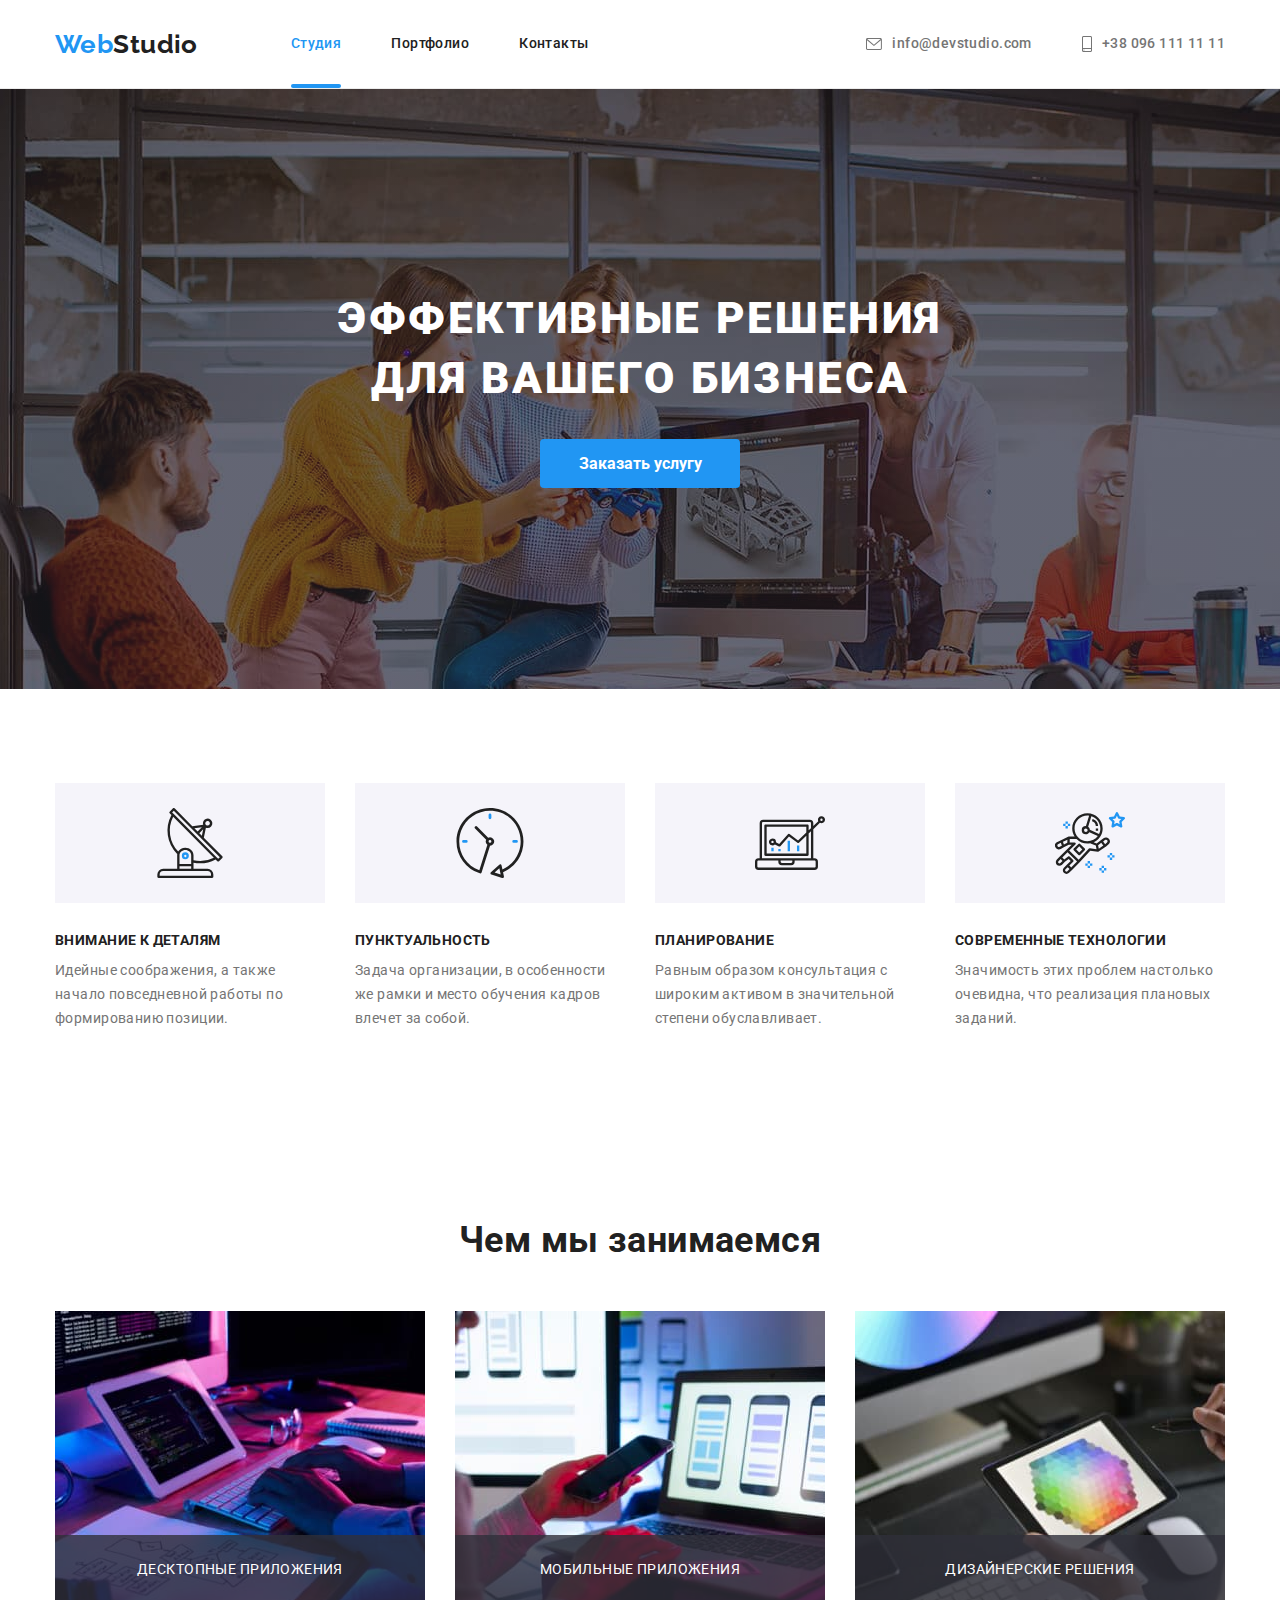
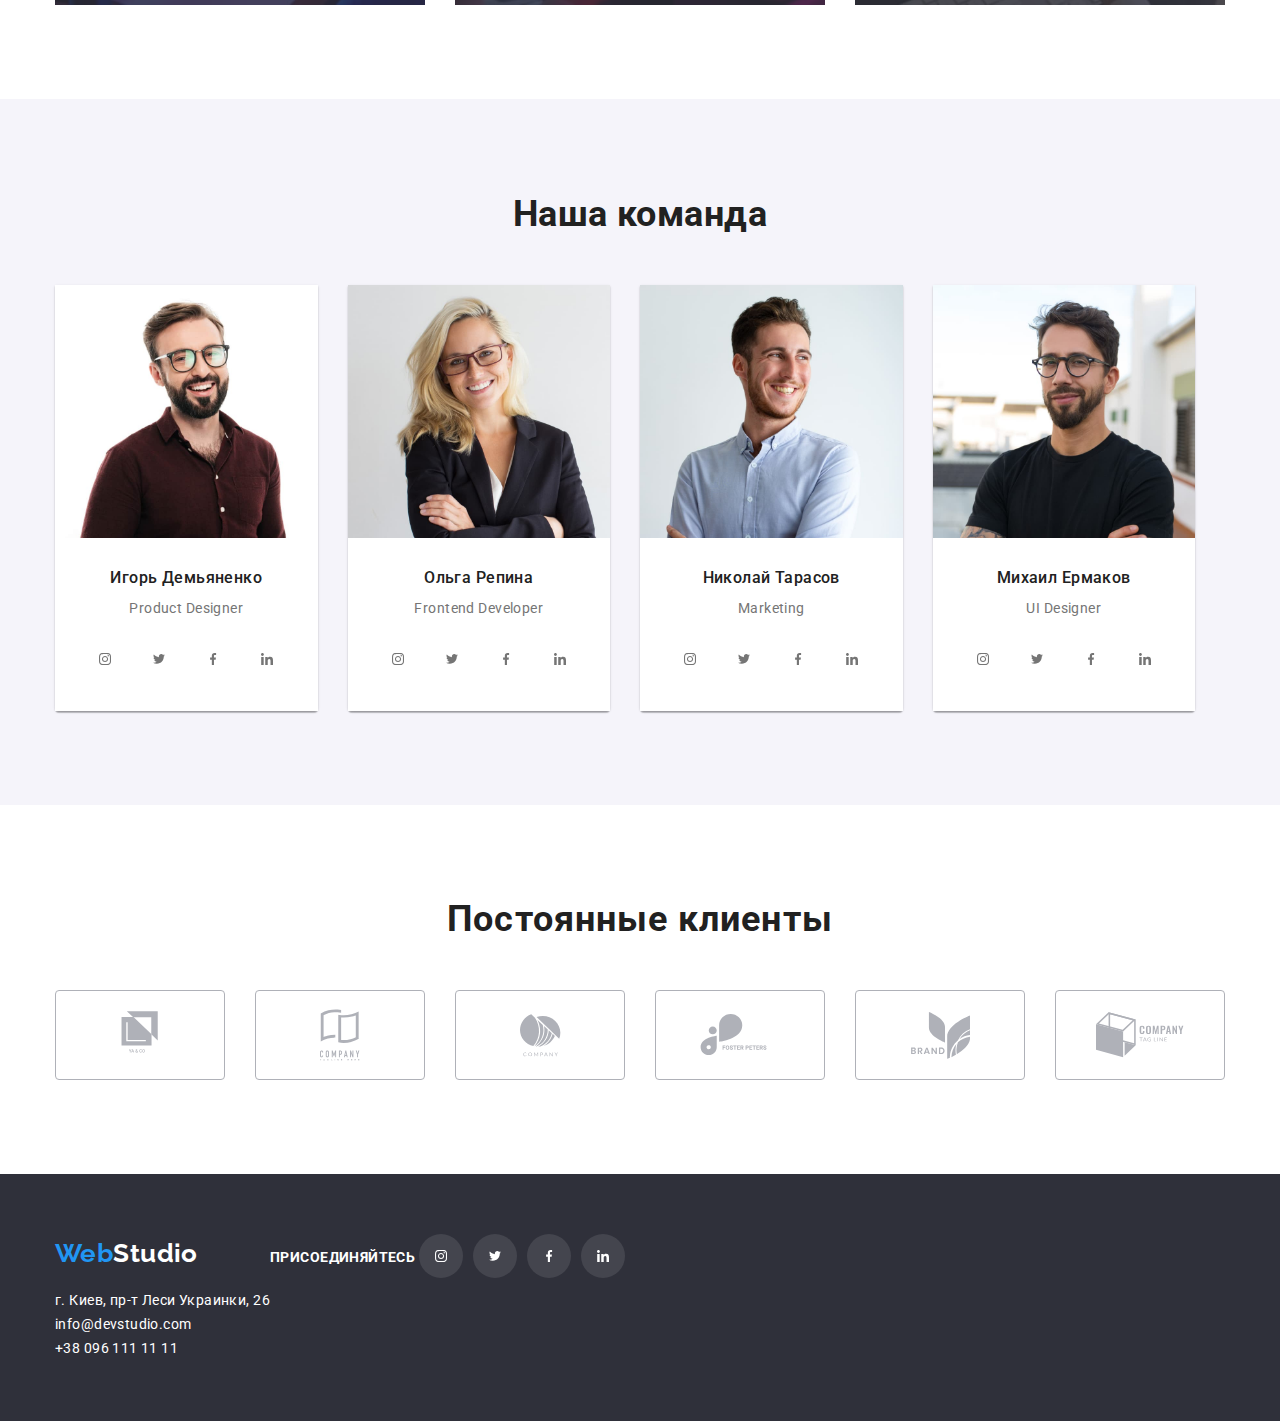
<file: index.html>
<!DOCTYPE html>
<html lang="ru">
<head>
    <meta charset="UTF-8">
    <meta http-equiv="X-UA-Compatible" content="IE=edge">
    <meta name="viewport" content="width=device-width, initial-scale=1.0">
    <title>Студия</title>
<link rel="preconnect" href="https://fonts.gstatic.com">
<link href="https://fonts.googleapis.com/css2?family=Raleway:wght@700&family=Roboto:wght@400;500;700;900&display=swap"
    rel="stylesheet">
   <link rel="stylesheet" href="https://cdnjs.cloudflare.com/ajax/libs/modern-normalize/0.2.0/modern-normalize.min.css"> 
<link rel="stylesheet" href="./css/styles.css">
</head>
<body>
    <!---Шапка сайта--->
        <header class="page-header">
         <div class="container">
     <!--Навигация-->  
    <div class="novigation">
        <div class="main-menu">
         <nav class="main-novigation">
        <a class="link-logo link logo" href="./">
        <span class="logo-textcolor">Web</span>Studio
    </a>
    <ul class="site-nav list">
        <li class="site-nav item"><a class="site-nav link current" href="./index.html">Студия</a></li>
        <li class="site-nav item"><a class="site-nav link" href="./portfolio.html" >Портфолио</a></li>
        <li class="site-nav item"><a class="site-nav link" href="" >Контакты</a></li>
    </ul>
</nav>
<div class="auth-container">
<section class="auth">
        <ul class="auth-nav list">
        <li class="item">
        <a class="auth-nav link" href="mailto:info@devstudio.com" >
            <svg class="icon" width="16" height="12">
                <use href="./images/sprite.svg#icon-envelope"></use>
            </svg>
            info@devstudio.com</a></li>
        <li class="item"><a class="auth-nav link" href="tel:+380961111111" class="auth-nav link">
            <svg class="icon" width="10" height="16">
                <use href="./images/sprite.svg#icon-smartphone"></use>
            </svg>
            +38 096 111 11 11</a></li>
    </ul>
</section>
</div>
    </div>
    </div>
</header>
 
<main>
      <!--Герой-->
    <section class="hero">
        <div class="container">
        <h1 class="hero-title">Эффективные решения для вашего бизнеса</h1>
        <button data-modal-open class="hero-button" type="button">Заказать услугу</button>
    </div>
    
    </section>
    <!--Наши преимущества-->    
        <section class="section section-benefits">
            <div class="container">
    <h2 class="section-benefit-title visually-hidden">Наши преимущества</h2>
        <ul class="benefits-list list">
            <li class="benefit-item">
                <h3 class="benefit-item-title">Внимание к деталям</h3>
                <p class="benefit-text">Идейные соображения, а также начало повседневной работы по формированию позиции.</p>
            </li>
           
            <li class="benefit-item">
                <h3 class="benefit-item-title">Пунктуальность</h3>
                <p>Задача организации, в особенности же рамки и место обучения кадров влечет за собой.</p>
            </li>
           
            <li class="benefit-item">
                <h3 class="benefit-item-title">Планирование</h3>
                <p>Равным образом консультация с широким активом в значительной степени обуславливает.</p>
            </li>
            
            <li class="benefit-item">
                <h3 class="benefit-item-title">Современные технологии</h3>
                <p>Значимость этих проблем настолько очевидна, что реализация плановых заданий.</p>
                </li>
            </ul>
        </div>
        </section>    
       
    <!--Чем мы занимаемся-->    

    <section class="section section-activities"> 
    <div class="container">
    <h2 class="section-title">Чем мы занимаемся</h2>
        <ul class="activities-list list">
            <li class="activities-item">
                <img src="./images/comp.jpg" alt="Робота за компютером" width="370">
                <p class="activities-text">Десктопные приложения</p>
            </li>

            <li class="activities-item">
                <img src="./images/tel.jpg" alt="Робота на телефоне" width="370">
                <p class="activities-text">Мобильные приложения</p> 
            </li>

            <li class="activities-item">
                <img src="./images/desktop.jpg" alt="Робота на планшете" width="370">
                <p class="activities-text">Дизайнерские решения</p>
            </li>
        </ul>
        </div>
        </section>

           <!--Наша команда--> 
             
            <section class=" section team-section" >
        <div class="container">
                <h2 class="section-title">Наша команда</h2>
     <div class="team-items ">
    <ul class="team-section list">
            <li class="team-section iteam">
                <div class="iteam-card-tumb">
                <img src="./images/man1.jpg" alt="Игорь Демьяненко Product Designer" width="270"></div>
                <div class="team-content">
                <h3 class="team-iteam-title">Игорь Демьяненко</h3>
                <p class="team-iteam-text" lang="en">Product Designer</p>
                <ul class="list social-icons">
                         <li class="social-icons-item"><a class="social-icons-link" href="" target="_blank" rel="noreferrer noopener" aria-label="Ссылка на Instagram">
                        <svg class="icon">
                        <use href="./images/sprite.svg#icon-instagram"></use>
                        </svg>
                        </a></li>
                        <li class="social-icons-item"><a class="social-icons-link" href="" target="_blank" rel="noreferrer noopener"
                                aria-label="Ссылка на Instagram">
                                <svg class="icon">
                                    <use href="./images/sprite.svg#icon-twitter"></use>
                                </svg>
                            </a></li>
                        <li class="social-icons-item"><a class="social-icons-link" href="" target="_blank" rel="noreferrer noopener"
                                aria-label="Ссылка на Instagram">
                                <svg class="icon">
                                    <use href="./images/sprite.svg#icon-facebook"></use>
                                </svg>
                            </a></li>
                        <li class="social-icons-item"><a class="social-icons-link" href="" target="_blank" rel="noreferrer noopener"
                                aria-label="Ссылка на Instagram">
                                <svg class="icon">
                                    <use href="./images/sprite.svg#icon-linkedin"></use>
                                </svg>
                            </a>
                        </li>
                </ul>
                </div>
            </li>
            <li class="team-section iteam">
                <div class="iteam-card-tumb">
                <img src="./images/man2.jpg" alt="Ольга Репина Frontend Developer" width="270"></div>
                <div class="team-content">
                <h3 class="team-iteam-title">Ольга Репина</h3>
                <p class="team-iteam-text" lang="en">Frontend Developer</p>
                <ul class="list social-icons">
                    <li class="social-icons-item"><a class="social-icons-link" href="" target="_blank" rel="noreferrer noopener"
                            aria-label="Ссылка на Instagram">
                            <svg class="icon">
                                <use href="./images/sprite.svg#icon-instagram"></use>
                            </svg>
                        </a></li>
                    <li class="social-icons-item"><a class="social-icons-link" href="" target="_blank" rel="noreferrer noopener"
                            aria-label="Ссылка на Instagram">
                            <svg class="icon">
                                <use href="./images/sprite.svg#icon-twitter"></use>
                            </svg>
                        </a></li>
                    <li class="social-icons-item"><a class="social-icons-link" href="" target="_blank" rel="noreferrer noopener"
                            aria-label="Ссылка на Instagram">
                            <svg class="icon">
                                <use href="./images/sprite.svg#icon-facebook"></use>
                            </svg>
                        </a></li>
                    <li class="social-icons-item"><a class="social-icons-link" href="" target="_blank" rel="noreferrer noopener"
                            aria-label="Ссылка на Instagram">
                            <svg class="icon">
                                <use href="./images/sprite.svg#icon-linkedin"></use>
                            </svg>
                        </a>
                    </li>
                </ul>
            </div>
            </li>
            
            <li class="team-section iteam">
                <div class="iteam-card-tumb">
                <img src="./images/man3.jpg" alt="Николай Тарасов Marketing" width="270"></div>
                <div class="team-content">
                <h3 class="team-iteam-title">Николай Тарасов</h3>
                <p class="team-iteam-text" lang="en">Marketing</p>
                <ul class="list social-icons">
                    <li class="social-icons-item"><a class="social-icons-link" href="" target="_blank" rel="noreferrer noopener"
                            aria-label="Ссылка на Instagram">
                            <svg class="icon">
                                <use href="./images/sprite.svg#icon-instagram"></use>
                            </svg>
                        </a></li>
                    <li class="social-icons-item"><a class="social-icons-link" href="" target="_blank" rel="noreferrer noopener"
                            aria-label="Ссылка на Instagram">
                            <svg class="icon">
                                <use href="./images/sprite.svg#icon-twitter"></use>
                            </svg>
                        </a></li>
                    <li class="social-icons-item"><a class="social-icons-link" href="" target="_blank" rel="noreferrer noopener"
                            aria-label="Ссылка на Instagram">
                            <svg class="icon">
                                <use href="./images/sprite.svg#icon-facebook"></use>
                            </svg>
                        </a></li>
                    <li class="social-icons-item"><a class="social-icons-link" href="" target="_blank" rel="noreferrer noopener"
                            aria-label="Ссылка на Instagram">
                            <svg class="icon">
                                <use href="./images/sprite.svg#icon-linkedin"></use>
                            </svg>
                        </a>
                    </li>
                </ul>
            </div>
            </li>
            
            <li class="team-section iteam">
             <div class="iteam-card-tumb">
                <img src="./images/man4.jpg" alt="Михаил Ермаков UI Designer" width="270"></div>
                <div class="team-content">
                <h3 class="team-iteam-title">Михаил Ермаков</h3>
                <p class="team-iteam-text" lang="en">UI Designer</p>
                <ul class="list social-icons">
                    <li class="social-icons-item"><a class="social-icons-link" href="" target="_blank" rel="noreferrer noopener"
                            aria-label="Ссылка на Instagram">
                            <svg class="icon">
                                <use href="./images/sprite.svg#icon-instagram"></use>
                            </svg>
                        </a></li>
                    <li class="social-icons-item"><a class="social-icons-link" href="" target="_blank" rel="noreferrer noopener"
                            aria-label="Ссылка на Instagram">
                            <svg class="icon">
                                <use href="./images/sprite.svg#icon-twitter"></use>
                            </svg>
                        </a></li>
                    <li class="social-icons-item"><a class="social-icons-link" href="" target="_blank" rel="noreferrer noopener"
                            aria-label="Ссылка на Instagram">
                            <svg class="icon">
                                <use href="./images/sprite.svg#icon-facebook"></use>
                            </svg>
                        </a></li>
                    <li class="social-icons-item"><a class="social-icons-link" href="" target="_blank" rel="noreferrer noopener"
                            aria-label="Ссылка на Instagram">
                            <svg class="icon">
                                <use href="./images/sprite.svg#icon-linkedin"></use>
                            </svg>
                        </a>
                    </li>
                </ul>
            </div>
            </li>
            </ul>
            </div>
</div>
    </section>

    <section class="clients-section">
        <div class="container">
        <h2 class="title">Постоянные клиенты</h2>
        <ul class="list clients-list">
            <li class="clients-list item">
                <a class="clients-link" href="" target="_blank" rel="noreferrer noopener">
                <svg class="client-link-item icon" width="44" height="49">
                    <use href="./images/sprite.svg#icon-logo1"></use>
                </svg>
                </a>
            </li>
            <li class="clients-list item">
                 <a class="clients-link" href="" target="_blank" rel="noreferrer noopener">
                <svg class="client-link-item icon" width="40" height="52">
                <use href="./images/sprite.svg#icon-logo2"></use>
                </svg>
                </a>
            </li>
        <li class="clients-list item">
            <a class="clients-link" href="" target="_blank" rel="noreferrer noopener">
            <svg class="client-link-item icon" width="41" height="43">
                <use href="./images/sprite.svg#icon-logo3"></use>
            </svg>
            </a>
        </li>
            <li class="clients-list item">
                <a class="clients-link" href="" target="_blank" rel="noreferrer noopener">
                <svg class="client-link-item icon" width="80" height="42">
                    <use href="./images/sprite.svg#icon-logo4"></use>
                </svg>
                </a>
            </li>
            <li class="clients-list item">
                <a class="clients-link" href="" target="_blank" rel="noreferrer noopener">
                <svg class="client-link-item icon" width="59" height="47">
                    <use href="./images/sprite.svg#icon-logo5"></use>
                </svg>
                </a>
            </li>
            <li class="clients-list item">
                <a class="clients-link" href="" target="_blank" rel="noreferrer noopener">
                <svg class="client-link-item icon" width="88" height="54">
                    <use href="./images/sprite.svg#icon-logo6"></use>
                </svg>
                </a>
            </li>
        </ul>
        </div>
    </section>
        </main>
  <!--Футер-->
<footer class="footer-section">
    <div class="container footer-block">
        <div class="adress-block">
     <a class="link logo" href="./">
        <span class="logo-textcolor">Web</span><span class="studio-textcolor">Studio</span></a>
    <address class="adress">
        <ul class="list-adress list">
            <li class="adress-item">г. Киев, пр-т Леси Украинки, 26</li>
            <li><a class="adress-link link" href="mailto:info@devstudio.com">info@devstudio.com</a></li>
            <li><a class="adress-link link" href="tel:+380961111111">+38 096 111 11 11</a></li>
        </ul>
        </div>
    </address> 
   
    <div class="footer-links">
        <strong class="footer-link-title">
            ПРИСОЕДИНЯЙТЕСЬ
        </strong>
        <ul class="list social-icons">
            <li class="social-icons-item"><a class="social-icons-link" href="" target="_blank" rel="noreferrer noopener"
                    aria-label="Ссылка на Instagram">
                    <svg class="icon">
                        <use href="./images/sprite.svg#icon-instagram"></use>
                    </svg>
                </a></li>
            <li class="social-icons-item"><a class="social-icons-link" href="" target="_blank" rel="noreferrer noopener"
                    aria-label="Ссылка на Instagram">
                    <svg class="icon">
                        <use href="./images/sprite.svg#icon-twitter"></use>
                    </svg>
                </a></li>
            <li class="social-icons-item"><a class="social-icons-link" href="" target="_blank" rel="noreferrer noopener"
                    aria-label="Ссылка на Instagram">
                    <svg class="icon">
                        <use href="./images/sprite.svg#icon-facebook"></use>
                    </svg>
                </a></li>
            <li class="social-icons-item"><a class="social-icons-link" href="" target="_blank" rel="noreferrer noopener"
                    aria-label="Ссылка на Instagram">
                    <svg class="icon">
                        <use href="./images/sprite.svg#icon-linkedin"></use>
                    </svg>
                </a>
            </li>
        </ul>
    </div>
        </div>
</footer> 
<div class="backdrop is-hidden" data-modal>
    <div class="modal">
        <button class="button-close" data-modal-close>
        <svg class="icon-close" width="11" height="11">
        <use href="./images/sprite.svg#icon-Vector"></use>
        </svg>

        </button>
    </div>
</div>
<script src="./js/modal.js"></script>
</body>
</html>
</file>
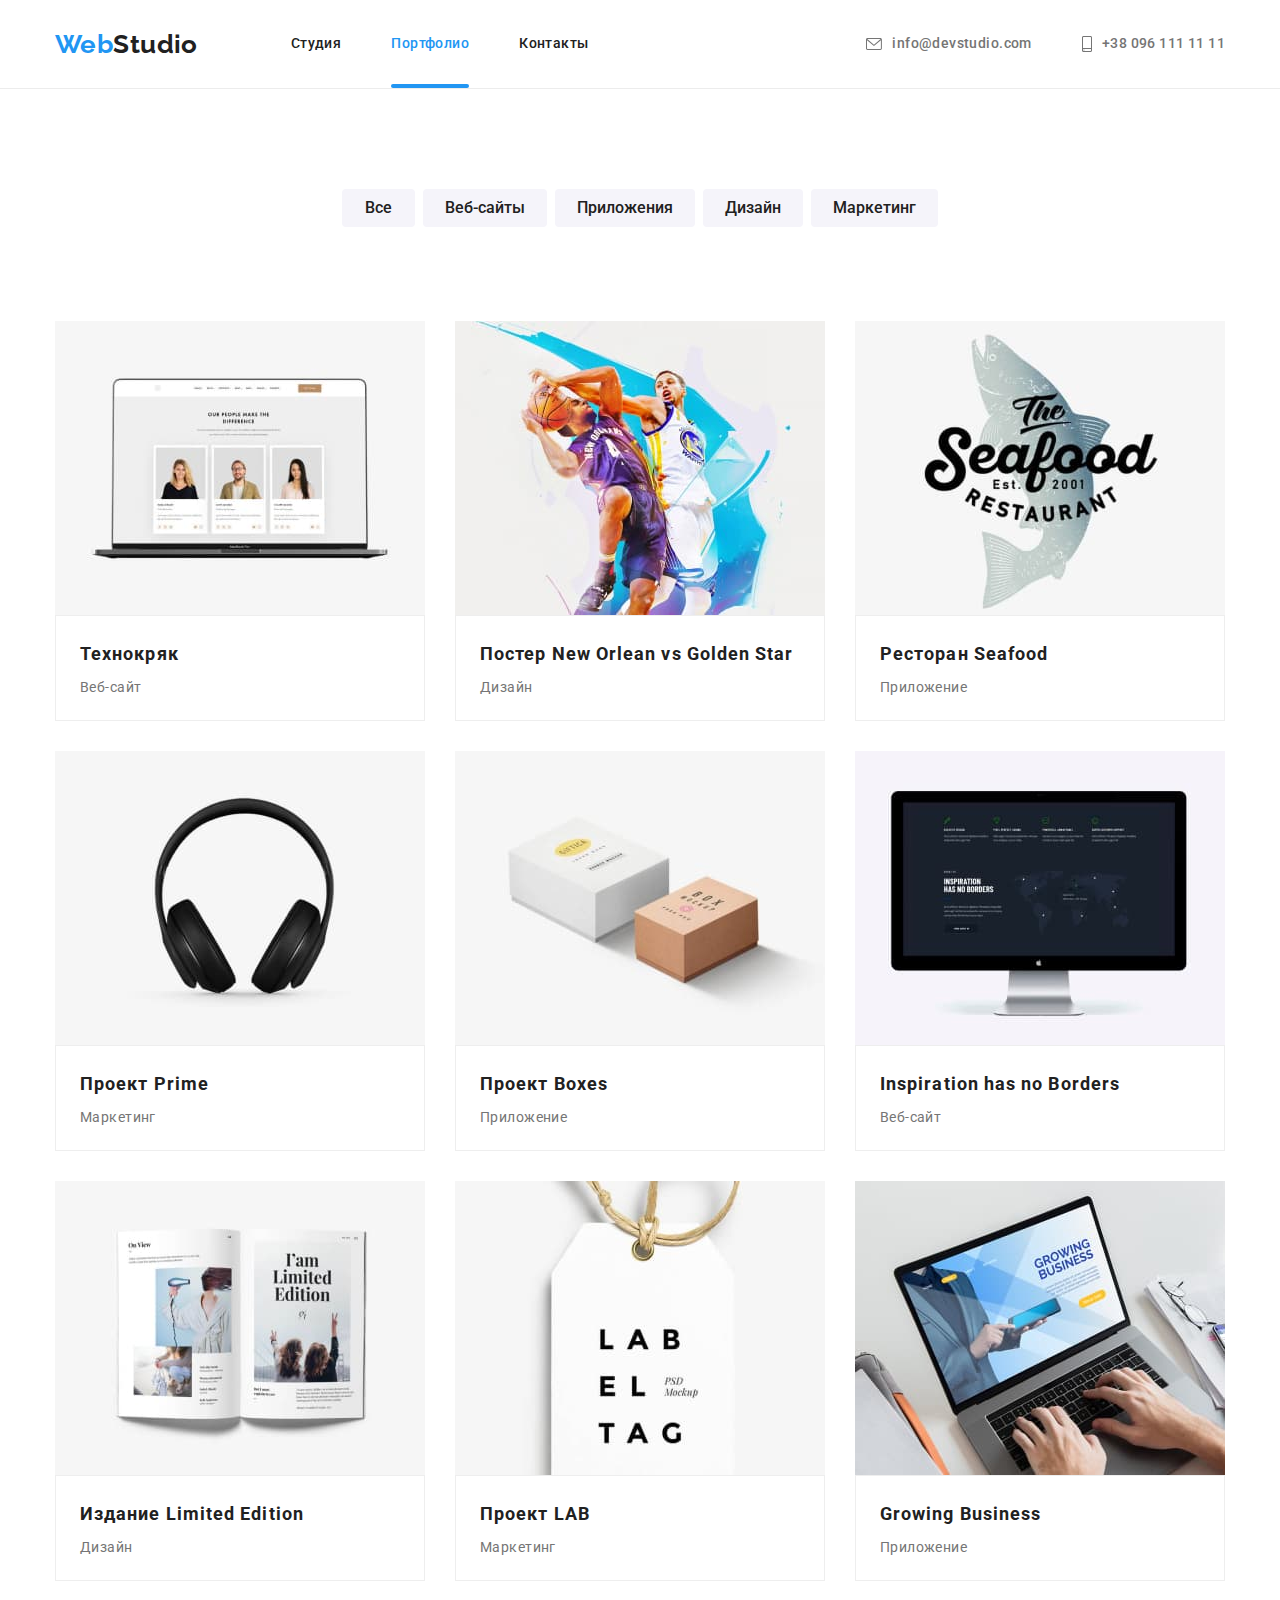
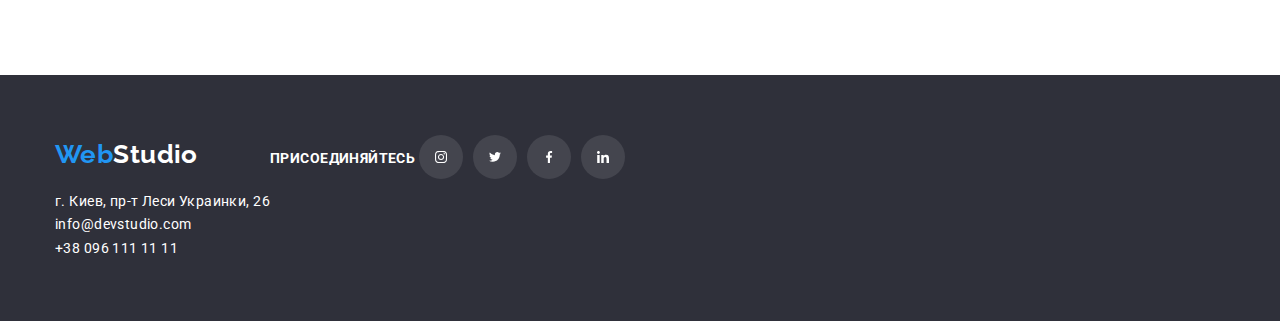
<file: portfolio.html>
<!DOCTYPE html>
<html lang="ru">
<head>
    <meta charset="UTF-8">
    <meta http-equiv="X-UA-Compatible" content="IE=edge">
    <meta name="viewport" content="width=device-width, initial-scale=1.0">
    <title>Портфолио</title>
    <link rel="preconnect" href="https://fonts.gstatic.com">
    <link
        href="https://fonts.googleapis.com/css2?family=Raleway:wght@700&family=Roboto:wght@400;500;700;900&display=swap"
        rel="stylesheet">
    <link rel="stylesheet"
        href="https://cdnjs.cloudflare.com/ajax/libs/modern-normalize/0.2.0/modern-normalize.min.css">
    <link rel="stylesheet" href="./css/styles.css">
</head>
<body>
<!---Шапка сайта--->
<header class="page-header">
    <div class="container">
<!--Навигация-->
    <div class="novigation">
    <div class="main-menu">
    <nav class="main-novigation">
        <a class="link-logo link logo" href="./">
        <span class="logo-textcolor">Web</span>Studio
        </a>
     <ul class="site-nav list">
        <li class="site-nav item"><a class="site-nav link" href="./index.html">Студия</a></li>
        <li class="site-nav item"><a class="site-nav link current" href="./portfolio.html">Портфолио</a>
        </li>
        <li class="site-nav item"><a class="site-nav link" href="">Контакты</a></li>
    </ul>
    </nav>
     <div class="auth-container">
    <section class="auth">
     <ul class="auth-nav list">
        <li class="item">
        <a class="auth-nav link" href="mailto:info@devstudio.com">
        <svg class="icon" width="16" height="12">
        <use href="./images/sprite.svg#icon-envelope"></use>
        </svg>
        info@devstudio.com</a>
        </li>
        <li class="item"><a class="auth-nav link" href="tel:+380961111111" class="auth-nav link">
        <svg class="icon" width="10" height="16">
        <use href="./images/sprite.svg#icon-smartphone"></use>
        </svg>
        +38 096 111 11 11</a></li>
    </ul>
    </section>
    </div>
    </div>
    </div>
</header>
  <main>
<div class="container">
<ul class="button-list list">
    <li class="item"><button class="button" type="button">Все</button></li>
    <li class="item"><button class="button" type="button">Веб-сайты</button></li>
    <li class="item"><button class="button" type="button">Приложения</button></li>
    <li class="item"><button class="button" type="button">Дизайн</button></li>
    <li class="item"><button class="button" type="button">Маркетинг</button></li>
</ul>
</div>
<section class="section works">
    <div class="container">
        <h1 class="section-title visually-hidden">Портфолио</h1>
<ul class="list">
    <li class="item">
        <a class="works-link" href="">
        <div class="overlay">
        <img src="./images/Page2_portfolio/Portfolio1.jpg" width="370" height="294" alt="Фото наших  разработчиков">
        <div class="overlay-text"> <p>Технокряк это современная площадка распространения коронавируса. Компании используют эту платформу для цифрового
        шпионажа и атак на защищённые сервера конкурентов.</p></div></div>
        <div class="card-item">
        <h2 class="title">Технокряк</h2>
        <p class="text">Веб-сайт</p>
        </div>
        </a>
    </li>
    <li class="item">
        <a class="works-link" href="">
        <div class="overlay">
        <img src="./images/Page2_portfolio/Portfolio2.jpg" width="370" height="294" alt="Постер со спортсменами баскетболистами">
        <div class="overlay-text">
            <p>Технокряк это современная площадка распространения коронавируса. Компании используют эту платформу для цифрового
                шпионажа и атак на защищённые сервера конкурентов.</p></div></div>
        <div class="card-item">
        <h2 class="title">Постер New Orlean vs Golden Star</h2>
        <p class="text">Дизайн</p>
        </div>
        </a>
    </li>
    <li class="item">
        <a class="works-link" href="">
        <div class="overlay">
        <img src="./images/Page2_portfolio/Portfolio3.jpg" width="370" height="294" alt="Логотип ресторана">
        <div class="overlay-text">
            <p>Технокряк это современная площадка распространения коронавируса. Компании используют эту платформу для цифрового
                шпионажа и атак на защищённые сервера конкурентов.</p></div></div>
                <div class="card-item">
        <h2 class="title">Ресторан Seafood</h2>
        <p class="text">Приложение</p>
        </div>
        </a>
    </li>
    <li class="item">
        <a class="works-link" href="">
        <div class="overlay">
        <img src="./images/Page2_portfolio/Portfolio4.jpg" width="370" height="294" alt="Черные наушники">
        <div class="overlay-text">
        <p>Технокряк это современная площадка распространения коронавируса. Компании используют эту платформу для цифрового
                шпионажа и атак на защищённые сервера конкурентов.</p></div></div>
        <div class="card-item">
        <h2 class="title">Проект Prime</h2>
        <p class="text">Маркетинг</p>
        </div>
        </a>
    </li>
    <li class="item">
        <a class="works-link" href="">
        <div class="overlay">
        <img src="./images/Page2_portfolio/Portfolio5.jpg" width="370" height="294" alt="Две коробки разных размеров">
        <div class="overlay-text">
        <p>Технокряк это современная площадка распространения коронавируса. Компании используют эту платформу для цифрового
            шпионажа и атак на защищённые сервера конкурентов.</p></div></div>
        <div class="card-item">
        <h2 class="title">Проект Boxes</h2>
        <p class="text">Приложение</p>
        </div>
        </a>
    </li>
    <li class="item">
        <a class="works-link" href="">
        <div class="overlay">
        <img src="./images/Page2_portfolio/Portfolio6.jpg" width="370" height="294" alt="Монитор с открытым веб-сайтом">
        <div class="overlay-text">
        <p>Технокряк это современная площадка распространения коронавируса. Компании используют эту платформу для цифрового
                шпионажа и атак на защищённые сервера конкурентов.</p></div></div>
        <div class="card-item">
        <h2 class="title">Inspiration has no Borders</h2>
        <p class="text">Веб-сайт</p>
        </div>
        </a>
    </li>
    <li class="item">
        <a class="works-link" href="">
        <div class="overlay">
        <img src="./images/Page2_portfolio/Portfolio7.jpg" width="370" height="294" alt="Разкрытая книга с красивым дизайном на странице">
        <div class="overlay-text">
        <p>Технокряк это современная площадка распространения коронавируса. Компании используют эту платформу для цифрового
                шпионажа и атак на защищённые сервера конкурентов.</p></div></div>
        <div class="card-item">
        <h2 class="title">Издание Limited Edition</h2>
        <p class="text">Дизайн</p>
        </div>
        </a>
    </li>
    <li class="item">
        <a class="works-link" href="">
        <div class="overlay">
            <img src="./images/Page2_portfolio/Portfolio8.jpg" width="370" height="294" alt="Лейба с логотипом">
        <div class="overlay-text">
        <p>Технокряк это современная площадка распространения коронавируса. Компании используют эту платформу для цифрового
                шпионажа и атак на защищённые сервера конкурентов.</p></div></div>
        <div class="card-item">
        <h2 class="title">Проект LAB</h2>
        <p class="text">Маркетинг</p>
        </div>
        </a>
    </li>
    <li class="item">
        <a class="works-link" href="">
        <div class="overlay">
        <img src="./images/Page2_portfolio/Portfolio9.jpg" width="370" height="294" alt="Ноутбук с открытым приложением на екране">
    <div class="overlay-text">
    <p>Технокряк это современная площадка распространения коронавируса. Компании используют эту платформу для цифрового
            шпионажа и атак на защищённые сервера конкурентов.</p></div></div>
        <div class="card-item">
        <h2 class="title">Growing Business</h2>
        <p class="text">Приложение</p>
        </div>
        </a>
    </li>
</ul>
</div>
</section>
</main> 
<!--Футер-->
<footer class="footer-section">
    <div class="container footer-block">
        <div class="adress-block">
            <a class="link logo" href="./">
                <span class="logo-textcolor">Web</span><span class="studio-textcolor">Studio</span></a>
            <address class="adress">
                <ul class="list-adress list">
                    <li class="adress-item">г. Киев, пр-т Леси Украинки, 26</li>
                    <li><a class="adress-link link" href="mailto:info@devstudio.com">info@devstudio.com</a></li>
                    <li><a class="adress-link link" href="tel:+380961111111">+38 096 111 11 11</a></li>
                </ul>
        </div>
        </address>

        <div class="footer-links">
            <strong class="footer-link-title">
                ПРИСОЕДИНЯЙТЕСЬ
            </strong>
            <ul class="list social-icons">
                <li class="social-icons-item"><a class="social-icons-link" href="" target="_blank"
                        rel="noreferrer noopener" aria-label="Ссылка на Instagram">
                        <svg class="icon">
                            <use href="./images/sprite.svg#icon-instagram"></use>
                        </svg>
                    </a></li>
                <li class="social-icons-item"><a class="social-icons-link" href="" target="_blank"
                        rel="noreferrer noopener" aria-label="Ссылка на Instagram">
                        <svg class="icon">
                            <use href="./images/sprite.svg#icon-twitter"></use>
                        </svg>
                    </a></li>
                <li class="social-icons-item"><a class="social-icons-link" href="" target="_blank"
                        rel="noreferrer noopener" aria-label="Ссылка на Instagram">
                        <svg class="icon">
                            <use href="./images/sprite.svg#icon-facebook"></use>
                        </svg>
                    </a></li>
                <li class="social-icons-item"><a class="social-icons-link" href="" target="_blank"
                        rel="noreferrer noopener" aria-label="Ссылка на Instagram">
                        <svg class="icon">
                            <use href="./images/sprite.svg#icon-linkedin"></use>
                        </svg>
                    </a>
                </li>
            </ul>
        </div>
    </div>
</footer>
    
</body>
</html>
</file>
<file: css/styles.css>
:root {
  --main-text-colour: #757575;
  --background-colour: #ffffff;
  --accent-colour: #2196f3;
  --title-colour: #212121;
  --ligth-text-colour: #ffffff;
  --dark-bg-colour: #2f303a;
  --light-bg-colour: #f5f4fa;
}

body {
  font-family: Roboto, sans-serif;
  font-size: 14px;
  line-height: 1.71;
  letter-spacing: 0.03em;
  color: var(--main-text-colour);
  background-color: var(--background-colour);
  margin: 0;
}

a {
  text-decoration: none;
}

button {
  border: none;
}

.visually-hidden {
  position: absolute !important;
  clip: rect(1px 1px 1px 1px);
  clip: rect(1px, 1px, 1px, 1px);
  padding: 0 !important;
  border: 0 !important;
  height: 1px !important;
  width: 1px !important;
  overflow: hidden;
}

h1,
h2,
h3,
h4,
p {
  margin-top: 0px;
  margin-bottom: 0px;
}

.link {
  text-decoration: none;
  color: inherit;
}

.list {
  list-style: none;
  padding: 0px;
  margin: 0px;
}
.section {
  padding-bottom: 94px;
  padding-top: 94px;
}

.container {
  width: 1200px;
  padding: 0 15px;
  margin: 0 auto;
  box-sizing: border-box;
}

img {
  display: block;
  max-width: 100%;
  height: auto;
}

.logo {
  color: var(--title-colour);
  font-family: Raleway;
  font-weight: 700;
  font-size: 26px;
  line-height: 1.19;
}

.site-nav .link.current {
  color: var(--accent-colour);
}

.page-header {
  border-bottom: 1px solid #ececec;
  justify-content: space-between;
  padding: 0;
}

.section-title {
  margin-bottom: 50px;
  font-weight: 700;
  font-size: 36px;
  line-height: 1.17;
  text-align: center;
  color: var(--title-colour);
}

.logo:hover,
.logo:focus {
  text-decoration: underline;
}

.logo-textcolor {
  color: var(--accent-colour);
}

.studio-textcolor {
  color: var(--ligth-text-colour);
}

.site-nav .item {
  color: var(--title-colour);
  font-weight: 500;
}

.site-nav .link:hover,
.site-nav .link:focus {
  color: var(--accent-colour);
}

.site-nav .link {
  position: relative;
  display: block;
  padding-top: 32px;
  padding-bottom: 32px;
  transition: color 250ms cubic-bezier(0.4, 0, 0.2, 1);
}

.link.current::after {
  position: absolute;
  content: '';
  display: block;
  margin-top: 28px;
  width: 100%;
  height: 4px;
  background: #2196f3;
  border-radius: 2px;
}

.auth-nav .link:hover,
.auth-nav .link:focus {
  color: var(--accent-colour);
}

.auth-nav .link {
  padding-top: 32px;
  padding-bottom: 32px;
  font-weight: 500;
  transition: color 250ms cubic-bezier(0.4, 0, 0.2, 1);
}

.auth-nav {
  display: flex;
  margin-left: auto;
  align-items: center;
}

.link-logo,
.site-nav {
  display: flex;
}

.link-logo {
  align-items: center;
  margin-right: 93px;
}

.site-nav .item + .item {
  margin-left: 50px;
}

.auth-nav .item + .item {
  margin-left: 50px;
}

.auth-nav .link:hover .icon,
.auth-nav .link:focus .icon {
  fill: currentColor;
}

.auth-nav .icon {
  margin-right: 10px;
  fill: currentColor;
}

.novigation {
  display: flex;
  justify-content: space-between;
}

.main-menu {
  display: flex;
  width: 100%;
  justify-content: space-between;
  align-items: center;
}

.main-novigation {
  display: flex;
  align-items: center;
  margin-right: auto;
}

.hero .hero-title {
  font-weight: 900;
  font-size: 44px;
  line-height: 1.36;
  text-align: center;
  letter-spacing: 0.06em;
  text-transform: uppercase;
  color: var(--ligth-text-colour);
  margin: 0 auto 30px;
  width: 696px;
}

.hero {
  background-color: var(--dark-bg-colour);
  background-image: linear-gradient(
      rgba(47, 48, 58, 0.4),
      rgba(47, 48, 58, 0.4)
    ),
    url('../images/hero.jpg');
  background-repeat: no-repeat;
  max-width: 1600px;
  height: 600px;
  padding-top: 200px;
  padding-bottom: 200px;
  overflow: hidden;
}

.hero-button {
  display: block;
  border-radius: 4px;
  padding: 10px 32px;
  min-width: 200px;
  margin: 0 auto;
  font-family: inherit;
  font-weight: 700;
  font-size: 16px;
  line-height: 1.86;
  color: var(--ligth-text-colour);
  background-color: var(--accent-colour);
  cursor: pointer;
  align-items: center;
  text-align: center;
  transition: background-color 250ms cubic-bezier(0.4, 0, 0.2, 1);
}

.hero-button:hover,
.hero-button:focus {
  background-color: #188ce8;
}

.benefit-item-title {
  margin-bottom: 10px;
  margin-top: 30px;
  font-weight: 700;
  font-size: 14px;
  line-height: 1.14;
  text-transform: uppercase;
  color: var(--title-colour);
}

.section-benefits > .title {
  margin: 0px;
  padding: 0px;
}

.benefits-list {
  display: flex;
  padding: 0px;
  margin: 0px;
  margin-right: -30px;
}

.benefit-item {
  flex-basis: calc(100% / 4 - 30px);
  margin-right: 30px;
}

.benefits-list .benefit-item::before {
  display: flex;
  background-size: contain;
  height: 120px;
  width: 270px;
  content: '';
  background-repeat: no-repeat;
  background-size: 70px 70px;
  background-position: center;
  background-color: #f5f4fa;
}

.benefit-item:nth-child(1)::before {
  background-image: url(../images/antenna.svg);
}

.benefit-item:nth-child(2)::before {
  background-image: url(../images/clock.svg);
}

.benefit-item:nth-child(3)::before {
  background-image: url(../images/diagram.svg);
}
.benefit-item:nth-child(4)::before {
  background-image: url(../images/astronaut.svg);
}

.activities-list {
  display: flex;
  padding: 0;
  margin: 0;
  margin-right: -30px;
  margin-bottom: -30px;
}

.activities-item {
  position: relative;
  flex-basis: calc(100% / 3 - 30px);
  margin-right: 30px;
  margin-bottom: 30px;
}

.activities-text {
  position: absolute;
  bottom: 0;
  left: 0;
  padding-top: 27px;
  padding-bottom: 27px;
  width: 100%;
  white-space: nowrap;
  font-weight: 400;
  font-size: 14px;
  line-height: 1.14;
  text-align: center;
  text-transform: uppercase;
  color: var(--ligth-text-colour);
  background-color: rgba(47, 48, 58, 0.8);
}

.team-section {
  background-color: var(--light-bg-colour);
}

.team-iteam-title {
  margin-bottom: 10px;
  font-weight: 500;
  font-size: 16px;
  line-height: 1.19;
  color: var(--title-colour);
  text-align: center;
}

.team-section .list {
  display: flex;
  justify-content: center;
  padding: 0;
  margin: 0;
}

.team-section .iteam {
  flex-basis: calc(100% / 4 - 30px);
  margin-right: 30px;
  box-shadow: 0px 1px 3px rgba(0, 0, 0, 0.12), 0px 1px 1px rgba(0, 0, 0, 0.14),
    0px 2px 1px rgba(0, 0, 0, 0.2);
  border-radius: 0px 0px 4px 4px;
}

.team-iteam-text {
  text-align: center;
  margin-bottom: 16px;
}

.team-content {
  padding-bottom: 30px;
  padding-top: 30px;
  padding-left: 24px;
  padding-right: 24px;
  background-color: var(--background-colour);
}

.social-icons {
  display: inline-flex;
}

.social-icons .icon {
  width: 12px;
  height: 12px;
  fill: var(--main-text-colour);
}

.social-icons-item + .social-icons-item {
  margin-left: 10px;
}

.social-icons-link {
  display: flex;
  justify-content: center;
  align-items: center;
  width: 44px;
  height: 44px;
  border-radius: 50%;
  transition: background-color 250ms cubic-bezier(0.4, 0, 0.2, 1);
}

.social-icons-link:hover {
  background-color: var(--accent-colour);
}

.social-icons-link:hover .icon,
.social-icons-link:focus .icon {
  fill: var(--ligth-text-colour);
}

.clients-list {
  display: flex;
  margin-bottom: -30px;
  margin-right: -30px;
}

.clients-section {
  padding-top: 94px;
  padding-bottom: 94px;
}

.clients-section .title {
  font-weight: 700;
  font-size: 36px;
  line-height: 1.16;
  text-align: center;
  letter-spacing: 0.03em;
  text-align: center;
  color: var(--title-colour);
  margin-bottom: 50px;
}

.clients-link {
  display: flex;
  justify-content: center;
  align-items: center;
  width: 170px;
  height: 90px;
  border: 1px solid #afb1b8;
  border-radius: 4px;
  transition: border 250ms cubic-bezier(0.4, 0, 0.2, 1);
}

.clients-link:hover,
.clients-link:focus {
  border: 1px solid var(--accent-colour);
}

.clients-link:hover .icon,
.clients-link:focus .icon {
  fill: var(--accent-colour);
}

.clients-list .item {
  flex-basis: calc(100% / 6 - 30px);
  margin-right: 30px;
  margin-bottom: 30px;
}

.icon {
  fill: #afb1b8;
  transition: fill 250ms cubic-bezier(0.4, 0, 0.2, 1);
}

footer {
  background-color: var(--dark-bg-colour);
}

.footer-block {
  display: flex;
  align-items: baseline;
  padding-top: 60px;
  padding-bottom: 60px;
}

.adress-block {
  display: inline-block;
  flex-basis: calc((50%-45px) / 2);
}

.footer-block .logo {
  display: block;
  margin-bottom: 20px;
}

.adress-item {
  font-weight: 400;
  font-style: normal;
  font-size: 14px;
  line-height: 1.71;
  color: var(--ligth-text-colour);
}

.adress-link {
  color: var(--ligth-text-colour);
  font-style: normal;
  transition: color 250ms cubic-bezier(0.4, 0, 0.2, 1);
}

.adress-link.link:hover,
.adress-link.link:focus {
  color: var(--accent-colour);
}

.footer-link-title {
  display: inline-block;
  margin-bottom: 20px;
  font-weight: 700;
  font-size: 14px;
  line-height: 1.17px;
  color: var(--ligth-text-colour);
}

.footer-links {
  display: inline-block;
  flex-basis: calc((50%-45px) / 2);
}

.footer-links .social-icons {
  display: inline-flex;
}

.footer-links .social-icons .icon {
  width: 12px;
  height: 12px;
  fill: var(--ligth-text-colour);
}

.social-icons-link {
  display: flex;
  justify-content: center;
  align-items: center;
  width: 44px;
  height: 44px;
  border-radius: 50%;
  background: rgba(255, 255, 255, 0.1);
}

.button {
  display: block;
  padding-left: 22px;
  padding-right: 22px;
  padding-top: 6px;
  padding-bottom: 6px;
  min-width: 73px;
  border-radius: 4px;
  font-family: inherit;
  font-weight: 500;
  font-size: 16px;
  line-height: 1.62;
  text-align: center;
  color: var(--title-colour);
  border-color: 1px solid transparent;
  background-color: var(--light-bg-colour);
  cursor: pointer;
  transition: color 250ms cubic-bezier(0.4, 0, 0.2, 1),
    background-color 250ms cubic-bezier(0.4, 0, 0.2, 1);
}

.button-list {
  display: flex;
  justify-content: center;
  margin-top: 100px;
}

.button-list .item + .item {
  margin-left: 8px;
}

.button:hover,
.button:focus {
  color: var(--ligth-text-colour);
  background-color: var(--accent-colour);
}

.works .title {
  font-weight: 700;
  font-size: 18px;
  line-height: 2;
  letter-spacing: 0.06em;
  color: var(--title-colour);
  text-align: left;
}

.works .list {
  display: flex;
  flex-wrap: wrap;
  margin-right: -30px;
  margin-bottom: -30px;
}

.works .item {
  flex-basis: calc(100% / 3 - 30px);
  margin-right: 30px;
  margin-bottom: 30px;
}

.works .title {
  margin-bottom: 4px;
  white-space: nowrap;
}

.card-item {
  padding-left: 24px;
  padding-right: 24px;
  padding-top: 20px;
  padding-bottom: 20px;
  border: 1px solid #eeeeee;
  background-color: var(--background-colour);
}

.card-item .text {
  color: var(--main-text-colour);
}

.works-link {
  display: block;
  transition: box-shadow 250ms cubic-bezier(0.4, 0, 0.2, 1);
}

.works-link:hover,
.works-link:focus {
  box-shadow: 0px 1px 1px rgba(0, 0, 0, 0.12), 0px 4px 4px rgba(0, 0, 0, 0.06),
    1px 4px 6px rgba(0, 0, 0, 0.16);
}

.overlay {
  position: relative;
  overflow: hidden;
}

.overlay-text {
  position: absolute;
  display: block;
  top: 0;
  left: 0;
  font-weight: 400;
  font-size: 18px;
  line-height: 1.56;
  color: var(--ligth-text-colour);
  text-align: left;
  padding: 63px 24px;
  opacity: 0;
}

.works .item:hover .overlay-text,
.works .item:focus .overlay-text {
  opacity: 1;
}

.overlay::before {
  position: absolute;
  content: '';
  display: inline-block;
  width: 100%;
  height: 100%;
  top: 0;
  left: 0;
  background-color: rgba(33, 150, 243, 0.9);
  transform: translatey(100%);
  transition: transform 250ms cubic-bezier(0.4, 0, 0.2, 1);
}

.overlay:hover::before,
.overlay:focus::before {
  opacity: 1;
}

.works .item:hover .overlay::before,
.works .item:focus .overlay::before {
  transform: translatey(0);
}

.backdrop {
  position: fixed;
  top: 0;
  left: 0;
  width: 100%;
  height: 100%;
  opacity: 1;
  transition: opacity 250ms cubic-bezier(0.4, 0, 0.2, 1);
  background-color: rgba(0, 0, 0, 0.2);
}

.modal {
  position: absolute;
  top: 50%;
  left: 50%;
  transform: translate(-50%, -50%) scale(1);
  min-width: 528px;
  min-height: 581px;
  background-color: var(--background-colour);
  box-shadow: 0px 1px 3px rgba(0, 0, 0, 0.12), 0px 1px 1px rgba(0, 0, 0, 0.14),
    0px 2px 1px rgba(0, 0, 0, 0.2);
  border-radius: 4px;
  transition: transform 250ms cubic-bezier(0.4, 0, 0.2, 1);
}

.is-hidden .modal {
  transform: translate(100%, 100%) scale(0.2);
}

.backdrop.is-hidden {
  opacity: 0;
  visibility: hidden;
  pointer-events: none;
}

.button-close {
  position: absolute;
  top: 8px;
  right: 8px;
  width: 30px;
  height: 30px;
  background-color: transparent;
  border: 1px solid rgba(0, 0, 0, 0.1);
  border-radius: 50%;
  cursor: pointer;
}
</file>
